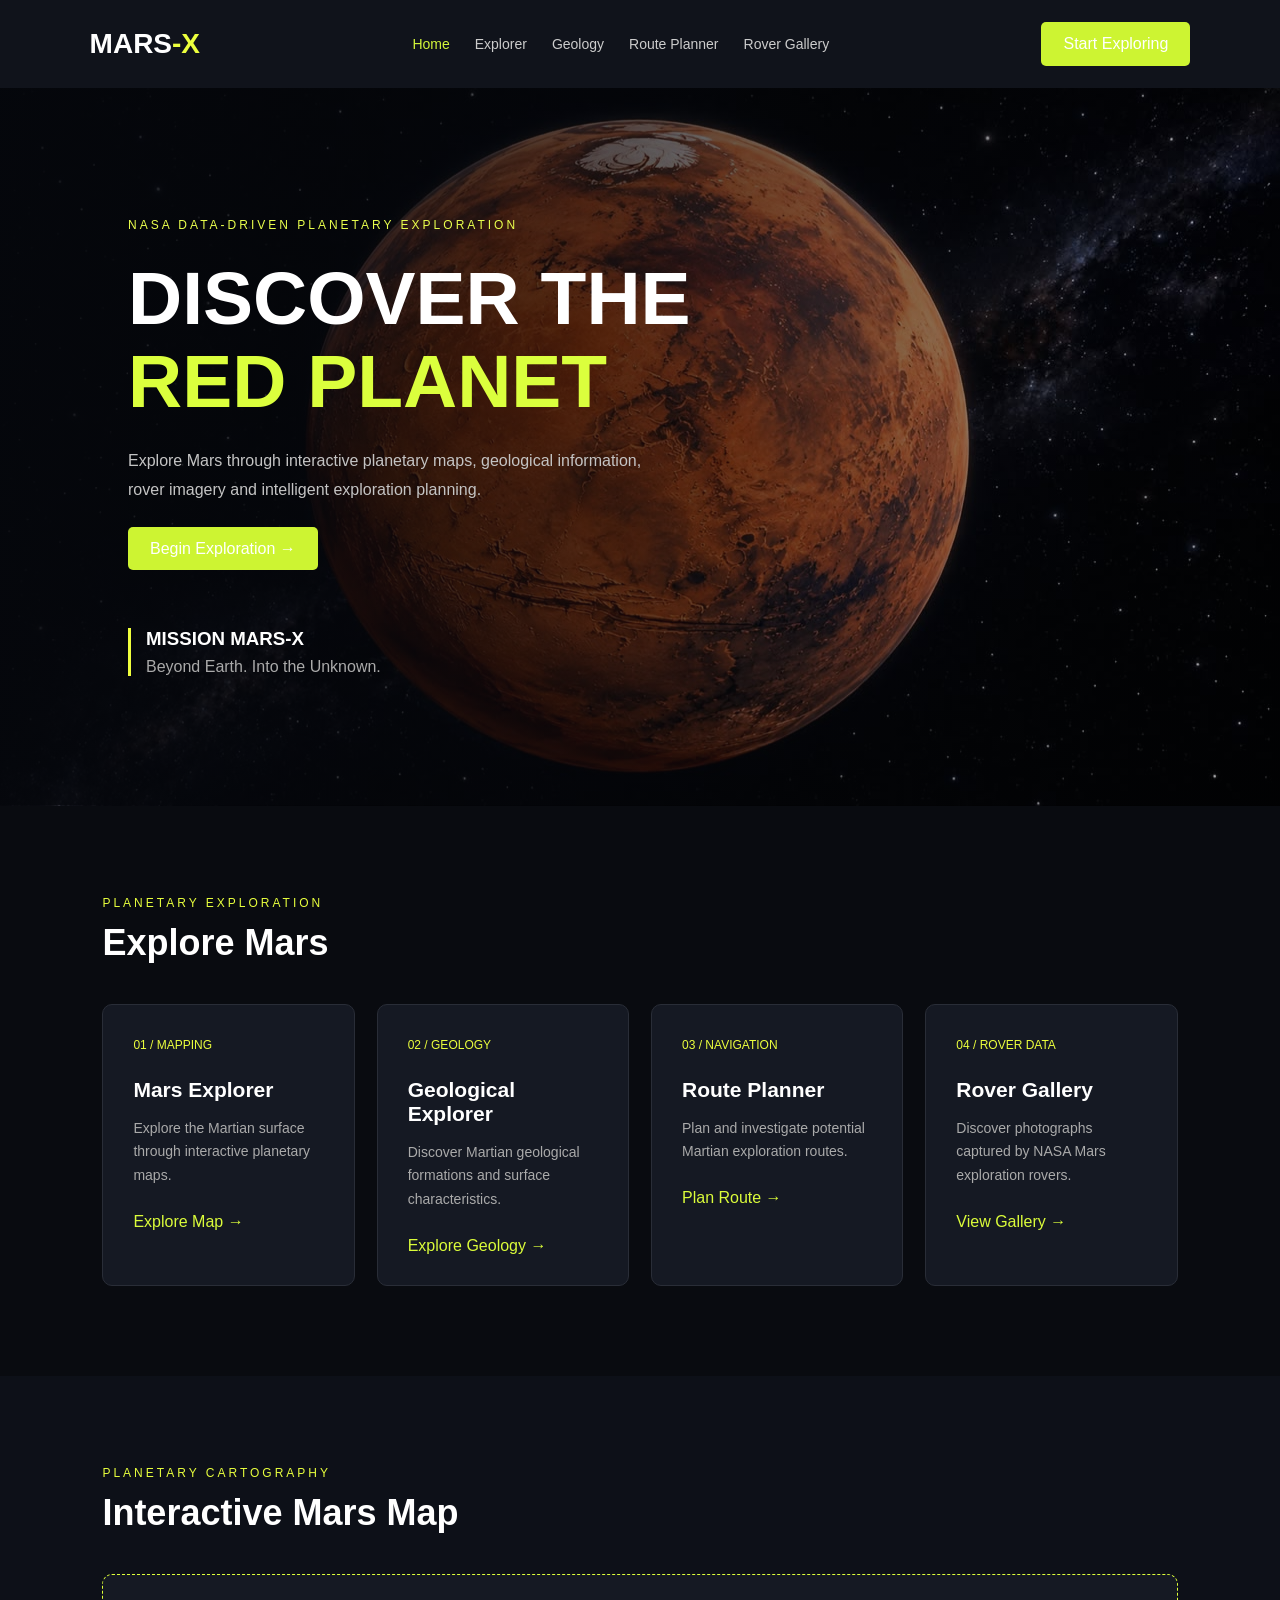
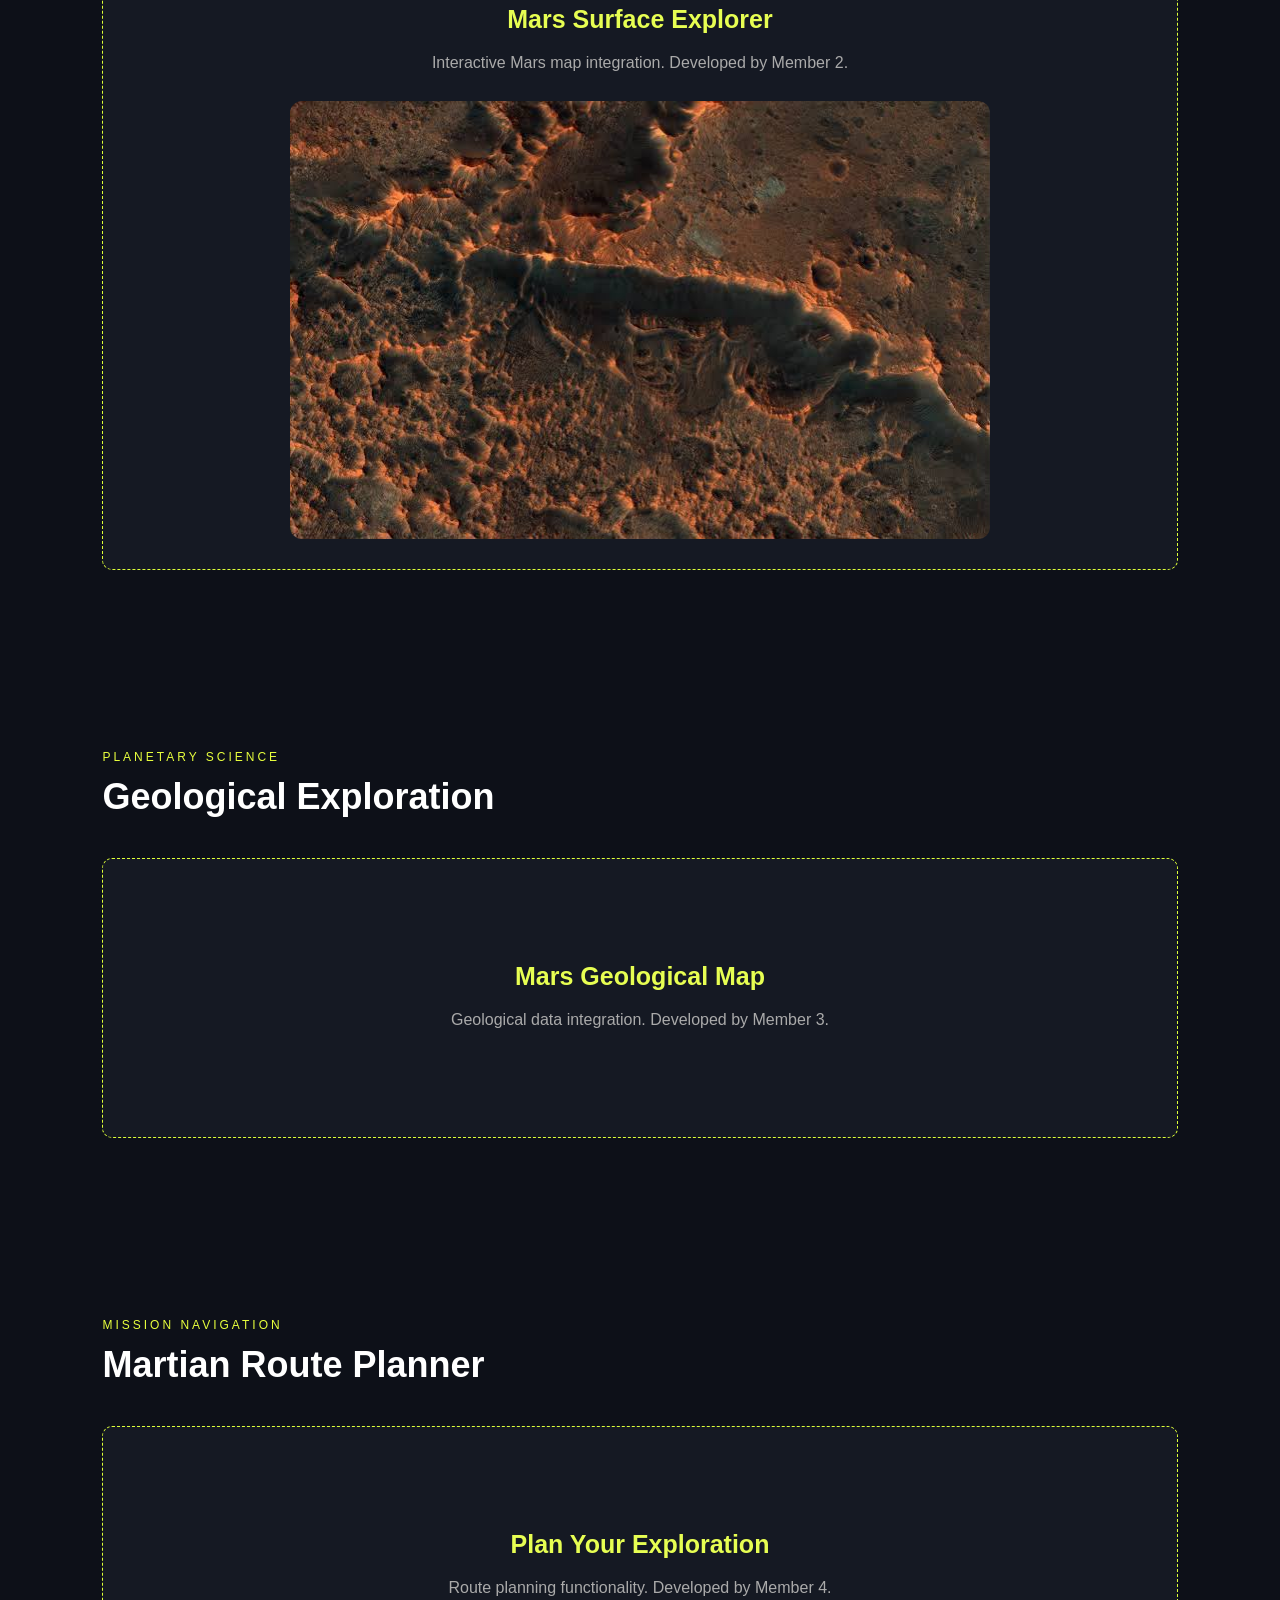
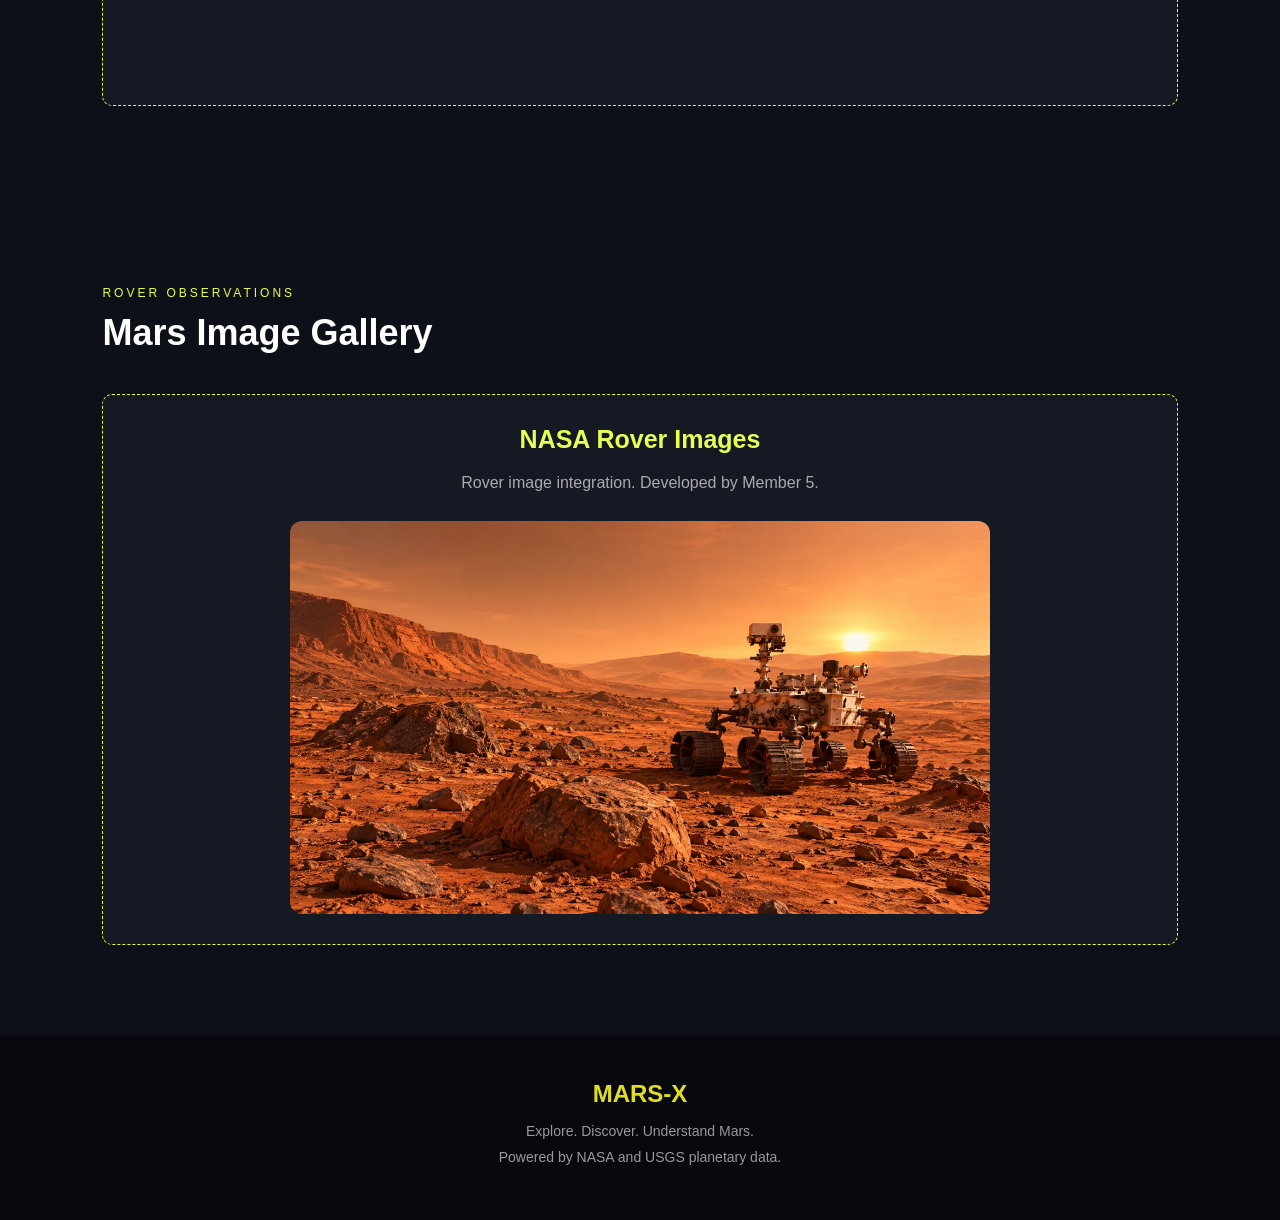
<file: templates/index.html>
<!DOCTYPE html>
<html lang="en">

<head>
    <meta charset="UTF-8">
    <meta name="viewport" content="width=device-width, initial-scale=1.0">

    <title>MARS-X | Explore the Red Planet</title>

    <link rel="stylesheet" href="../static/css/style.css">
</head>

<body>

    <!-- NAVIGATION BAR -->

    <header class="navbar">

        <div class="logo">MARS<span>-X</span></div>

        <nav>
            <a href="#home">Home</a>
            <a href="#explorer">Explorer</a>
            <a href="#geology">Geology</a>
            <a href="#routes">Route Planner</a>
            <a href="#gallery">Rover Gallery</a>
        </nav>

        <a href="#explorer" class="nav-button">
            Start Exploring
        </a>

    </header>


    <!-- HERO SECTION -->

    <section class="hero" id="home">

        <div class="hero-content">

            <p class="subtitle">
                NASA DATA-DRIVEN PLANETARY EXPLORATION
            </p>

            <h1>
                DISCOVER THE
                <span>RED PLANET</span>
            </h1>

            <p class="description">
                Explore Mars through interactive planetary maps,
                geological information, rover imagery and
                intelligent exploration planning.
            </p>

            <a href="#explorer" class="primary-button">
                Begin Exploration →
            </a>

        </div>

        <div class="mission-label">
            <h3>MISSION MARS-X</h3>
            <p>Beyond Earth. Into the Unknown.</p>
        </div>

    </section>


    <!-- EXPLORATION DASHBOARD -->

    <section class="explorer" id="explorer">

        <div class="section-title">
            <p>PLANETARY EXPLORATION</p>
            <h2>Explore Mars</h2>
        </div>

        <div class="feature-grid">

            <!-- MAP MODULE -->

            <div class="feature-card" id="map-module">

                <span>01 / MAPPING</span>

                <h3>Mars Explorer</h3>

                <p>
                    Explore the Martian surface through
                    interactive planetary maps.
                </p>

                <a href="#mars-map">Explore Map →</a>

            </div>


            <!-- GEOLOGY MODULE -->

            <div class="feature-card" id="geology">

                <span>02 / GEOLOGY</span>

                <h3>Geological Explorer</h3>

                <p>
                    Discover Martian geological formations
                    and surface characteristics.
                </p>

                <a href="#geology-view">Explore Geology →</a>

            </div>


            <!-- ROUTE MODULE -->

            <div class="feature-card" id="routes">

                <span>03 / NAVIGATION</span>

                <h3>Route Planner</h3>

                <p>
                    Plan and investigate potential
                    Martian exploration routes.
                </p>

                <a href="#route-view">Plan Route →</a>

            </div>


            <!-- ROVER MODULE -->

            <div class="feature-card" id="gallery">

                <span>04 / ROVER DATA</span>

                <h3>Rover Gallery</h3>

                <p>
                    Discover photographs captured by
                    NASA Mars exploration rovers.
                </p>

                <a href="#gallery-view">View Gallery →</a>

            </div>

        </div>

    </section>


    <!-- MAP DISPLAY AREA -->

    <section class="module-section" id="mars-map">

        <div class="section-title">
            <p>PLANETARY CARTOGRAPHY</p>
            <h2>Interactive Mars Map</h2>
        </div>

<div class="module-placeholder">
    <h3>Mars Surface Explorer</h3>

    <p>
        Interactive Mars map integration.
        Developed by Member 2.
    </p>

    <img src="../static/images/mars-surface.jpeg"
         alt="Mars surface"
         style="width: 100%; max-width: 700px; margin-top: 25px; border-radius: 12px;">
</div>
        

    </section>


    <!-- GEOLOGY DISPLAY AREA -->

    <section class="module-section" id="geology-view">

        <div class="section-title">
            <p>PLANETARY SCIENCE</p>
            <h2>Geological Exploration</h2>
        </div>

        <div class="module-placeholder">
            <h3>Mars Geological Map</h3>
            <p>
                Geological data integration.
                Developed by Member 3.
            </p>
        </div>

    </section>


    <!-- ROUTE PLANNER DISPLAY AREA -->

    <section class="module-section" id="route-view">

        <div class="section-title">
            <p>MISSION NAVIGATION</p>
            <h2>Martian Route Planner</h2>
        </div>

        <div class="module-placeholder">
            <h3>Plan Your Exploration</h3>
            <p>
                Route planning functionality.
                Developed by Member 4.
            </p>
        </div>

    </section>


    <!-- ROVER GALLERY -->

    <section class="module-section" id="gallery-view">

        <div class="section-title">
            <p>ROVER OBSERVATIONS</p>
            <h2>Mars Image Gallery</h2>
        </div>
<div class="module-placeholder">
    <h3>NASA Rover Images</h3>

    <p>
        Rover image integration.
        Developed by Member 5.
    </p>

    <img src="../static/images/mars-rover.jpeg"
         alt="Mars exploration rover"
         style="width: 100%; max-width: 700px; margin-top: 25px; border-radius: 12px;">
</div>
        
    </section>


    <!-- FOOTER -->

    <footer>

        <h2>MARS-X</h2>

        <p>Explore. Discover. Understand Mars.</p>

        <p>Powered by NASA and USGS planetary data.</p>

    </footer>


    <script src="../static/js/main.js"></script>

</body>
</html>
</file>
<file: static/css/style.css>
/* GENERAL SETTINGS */

* {
    margin: 0;
    padding: 0;
    box-sizing: border-box;
    scroll-behavior: smooth;
}

body {
    font-family: Arial, sans-serif;
    background: #090b10;
    color: white;
}


/* NAVIGATION */

.navbar {
    display: flex;
    justify-content: space-between;
    align-items: center;
    padding: 22px 7%;
    background: #10131b;
    position: sticky;
    top: 0;
    z-index: 1000;
}

.logo {
    font-size: 28px;
    font-weight: bold;
    color: white;
}

.logo span {
    color: #ecff3d;
}

nav {
    display: flex;
    gap: 25px;
}

nav a {
    text-decoration: none;
    color: #cccccc;
    font-size: 14px;
    transition: 0.3s;
}

nav a:hover {
    color: #dbff3d;
}

.nav-button,
.primary-button {
    text-decoration: none;
    background: #cdf432;
    color: white;
    padding: 13px 22px;
    border-radius: 5px;
    transition: 0.3s;
}

.nav-button:hover,
.primary-button:hover {
    background: #e9ff5b;
}


/* HERO SECTION */
.hero {
    min-height: 620px;
    padding: 130px 10%;
    display: flex;
    flex-direction: column;
    justify-content: center;

    background:
        linear-gradient(
            90deg,
            rgba(5, 7, 12, 0.95),
            rgba(5, 7, 12, 0.65),
            rgba(5, 7, 12, 0.25)
        ),
        url("../images/mars-background.jpeg");

    background-size: cover;
    background-position: center;
    background-repeat: no-repeat;
}


.hero-content {
    max-width: 650px;
}

.subtitle {
    color: #eaff4d;
    letter-spacing: 3px;
    font-size: 12px;
    margin-bottom: 25px;
}

.hero h1 {
    font-size: clamp(42px, 6vw, 75px);
    line-height: 1.1;
    margin-bottom: 25px;
}

.hero h1 span {
    display: block;
    color: #dbff3d;
}

.description {
    color: #c4c4c4;
    line-height: 1.8;
    margin-bottom: 35px;
    max-width: 550px;
}

.mission-label {
    margin-top: 70px;
    border-left: 3px solid #efff3d;
    padding-left: 15px;
}

.mission-label p {
    color: #aaa;
    margin-top: 8px;
}


/* EXPLORATION SECTION */

.explorer,
.module-section {
    padding: 90px 8%;
}

.section-title {
    margin-bottom: 40px;
}

.section-title p {
    color: #e8ff3d;
    letter-spacing: 3px;
    font-size: 12px;
    margin-bottom: 12px;
}

.section-title h2 {
    font-size: 36px;
}


/* FEATURE CARDS */

.feature-grid {
    display: grid;
    grid-template-columns: repeat(4, 1fr);
    gap: 22px;
}

.feature-card {
    background: #151923;
    padding: 30px;
    min-height: 250px;
    border: 1px solid #292d37;
    border-radius: 10px;
    transition: 0.3s;
}

.feature-card:hover {
    transform: translateY(-8px);
    border-color: #ecff3d;
}

.feature-card span {
    color: #ecff3d;
    font-size: 12px;
}

.feature-card h3 {
    margin: 25px 0 15px;
    font-size: 21px;
}

.feature-card p {
    color: #aaa;
    line-height: 1.7;
    font-size: 14px;
    margin-bottom: 25px;
}

.feature-card a {
    color: #dbfc3a;
    text-decoration: none;
}


/* MODULE PLACEHOLDERS */

.module-section {
    background: #0d1018;
}

.module-placeholder {
    min-height: 280px;
    background: #151923;
    border: 1px dashed #deff37;
    border-radius: 10px;
    display: flex;
    flex-direction: column;
    align-items: center;
    justify-content: center;
    text-align: center;
    padding: 30px;
}

.module-placeholder h3 {
    color: #e7fe52;
    margin-bottom: 15px;
    font-size: 25px;
}

.module-placeholder p {
    color: #aaa;
    line-height: 1.7;
}


/* FOOTER */

footer {
    text-align: center;
    padding: 45px 20px;
    background: #07090e;
}

footer h2 {
    color: #e3dd22;
    margin-bottom: 15px;
}

footer p {
    color: #999;
    margin: 10px;
    font-size: 14px;
}


/* RESPONSIVE DESIGN */

@media (max-width: 1000px) {

    .feature-grid {
        grid-template-columns: repeat(2, 1fr);
    }

    .navbar {
        flex-wrap: wrap;
        gap: 20px;
    }

}

@media (max-width: 650px) {

    .navbar {
        flex-direction: column;
    }

    nav {
        flex-wrap: wrap;
        justify-content: center;
        gap: 15px;
    }

    .feature-grid {
        grid-template-columns: 1fr;
    }

    .hero {
        padding: 90px 7%;
    }

    .explorer,
    .module-section {
        padding: 60px 7%;
    }

}
nav a.active {
    color: #d3f63a;
}
</file>
